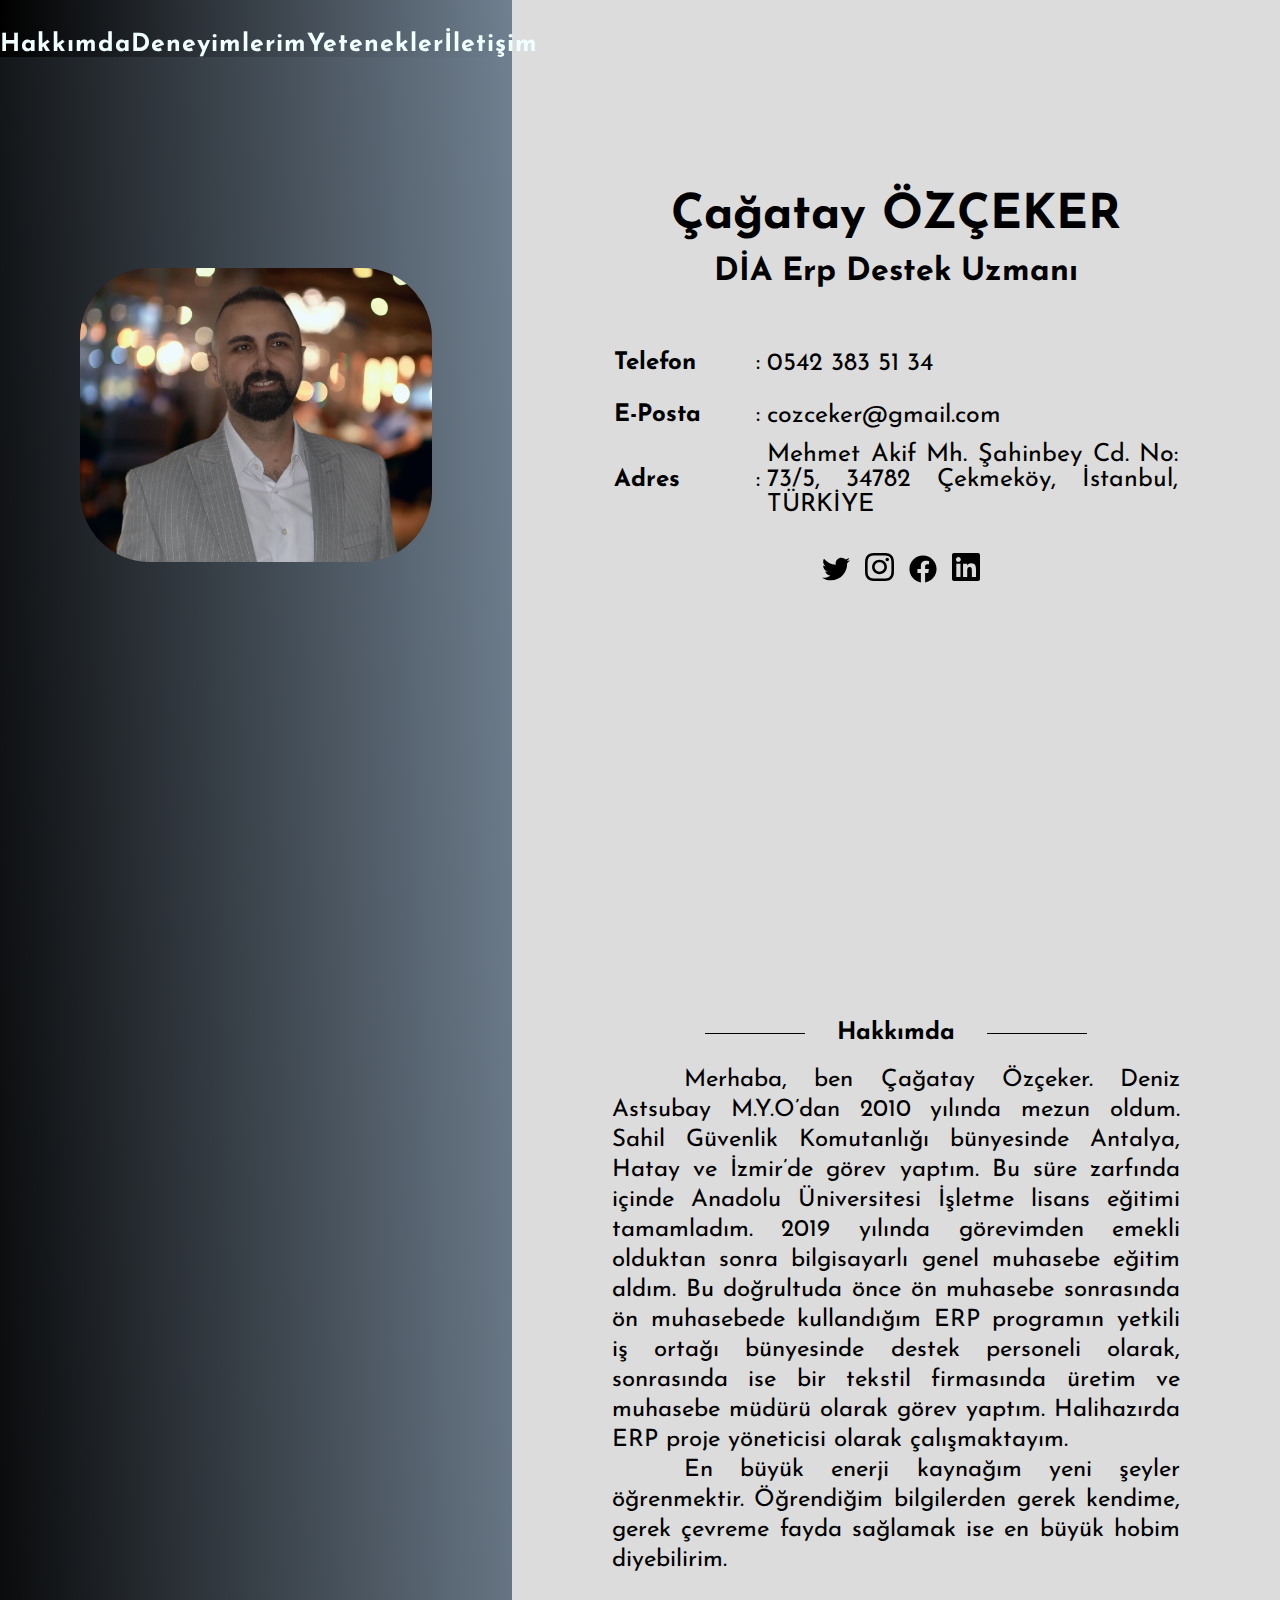
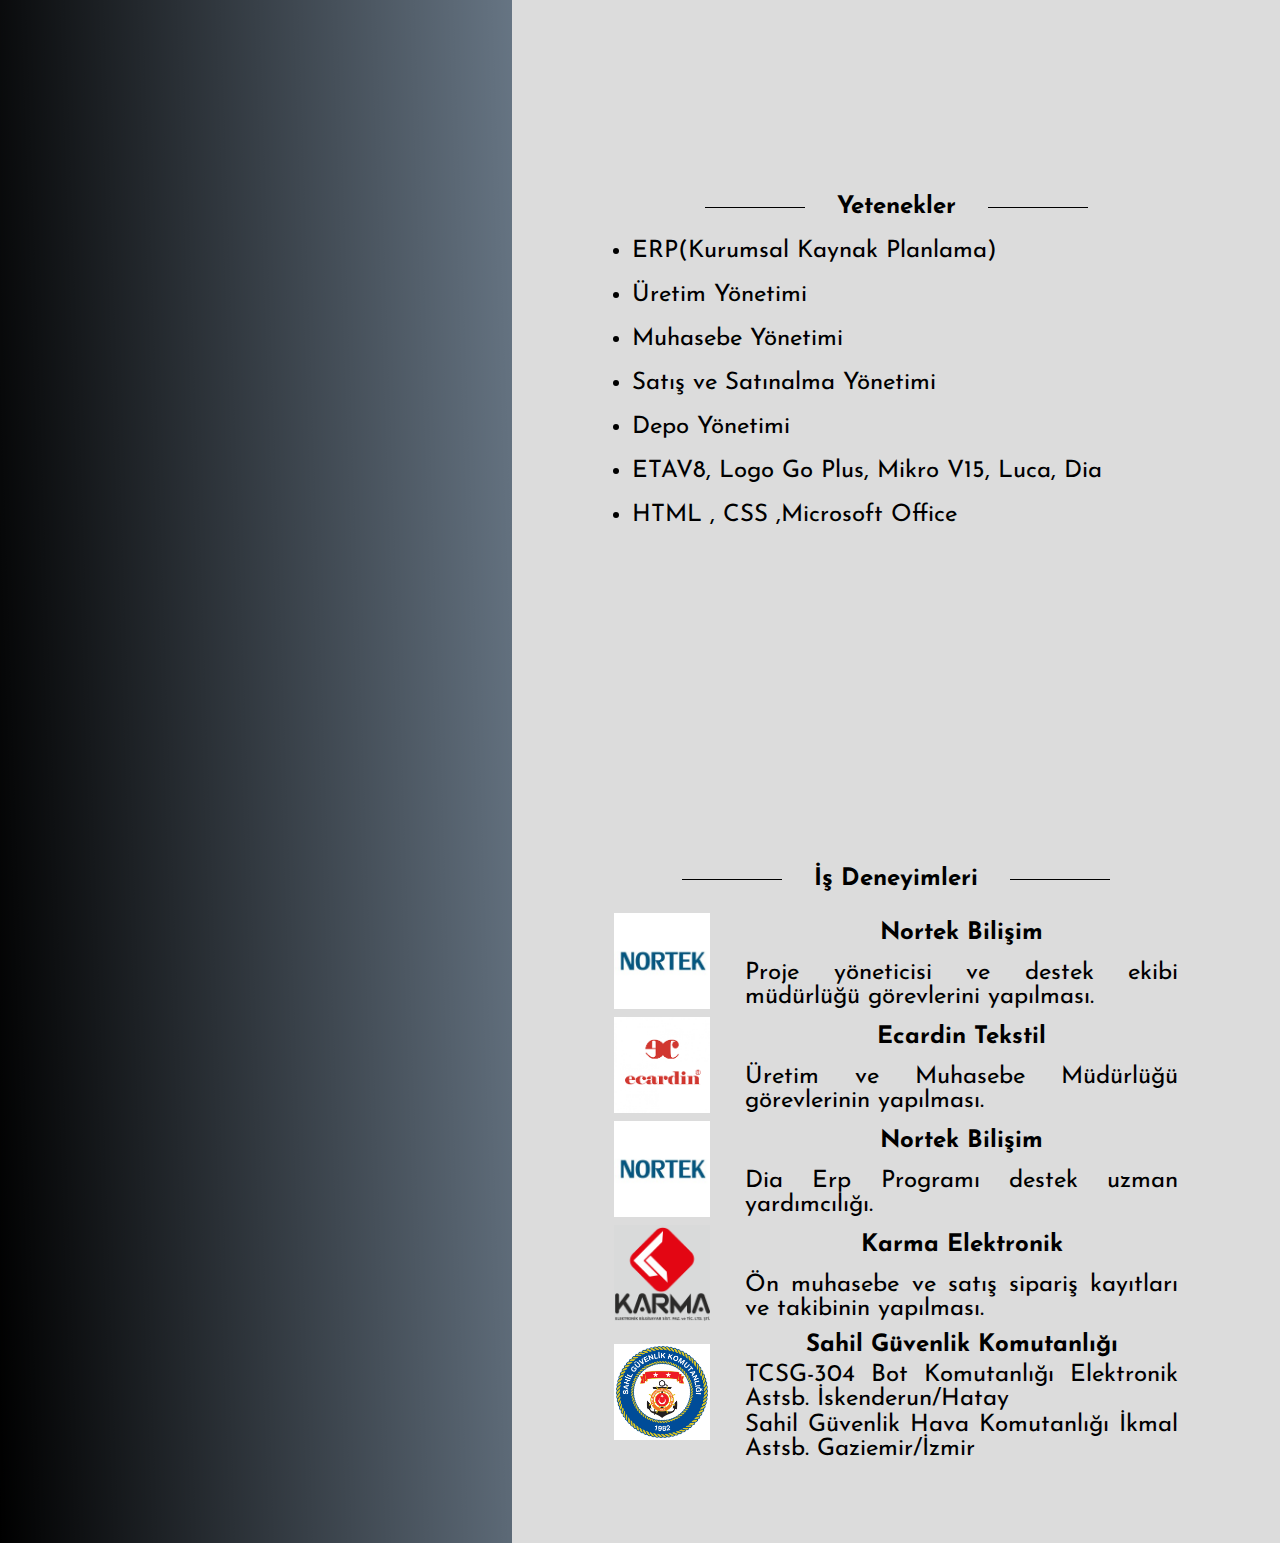
<file: index.html>
<!DOCTYPE html>
<html lang="tr">
<head>
    <meta charset="UTF-8">
    <meta http-equiv="X-UA-Compatible" content="IE=edge">
    <meta name="viewport" content="width=device-width, initial-scale=1.0">
    <title>Portfolyo Çağatay ÖZÇEKER</title>
    <link rel="stylesheet" href="./style.css">
    <link rel="preconnect" href="https://fonts.googleapis.com">
    <link rel="preconnect" href="https://fonts.gstatic.com" crossorigin>
    <link href="https://fonts.googleapis.com/css2?family=Courgette&family=Cuprum:ital@1&family=Josefin+Sans:ital,wght@1,300&family=Montserrat:wght@300&display=swap" rel="stylesheet">
</head>
<body>
    <div id=caca class="main_container">    <!-- ANA CONTAINER -->
        
        <div class="sol_container"> <!-- SOL CONTAINER -->
            <nav class="navbar">
                <ul>
                    <li>
                        <a href="#bolum1">Hakkımda</a>
                    </li>
        
                    <li>
                        <a href="#bolum4">Deneyimlerim</a>
                    </li>

                    <li>
                        <a href="#bolum2">Yetenekler</a>
                    </li>
        
                    <li>
        
                        <a href="#caca">İletişim</a>
                    </li>
                </ul>
            </nav>

            <div class="image">
                <img src="./resimler/Çağatay Profil Foto.jpeg" alt="cagatay_resim">
            </div>


        </div>


        <div class="sag_container">  <!-- SAG CONTAINER -->
            
            
            
            <div class=icerikler>
            <h1>Çağatay ÖZÇEKER</h1>
            <br>
            <h2 class="Uzmyazi">DİA Erp Destek Uzmanı</h2>
            <br>
            <br>
            <br>
            <table style="width: 100%;">
                <tr style="height: 50px;" >
                    <td style="width: 25%;font-weight: bold;">Telefon</td>
                    <td>:</td>
                    <td class="iletisim">0542 383 51 34</td>
                </tr>
                <tr style="height: 50px;">
                    <td style="width: 25%;font-weight: bold;">E-Posta</td>
                    <td>:</td>
                    <td class="iletisim">cozceker@gmail.com</td>
                </tr>
                <tr style="height: 50px;">
                    <td style="width: 25%;font-weight: bold;">Adres</td>
                    <td>:</td>
                    <td class="iletisim">Mehmet Akif Mh. Şahinbey Cd. No: 73/5, 34782 Çekmeköy, İstanbul, TÜRKİYE</td>
                </tr>
            </table>

            <br><br>
            <div class="sosyal">
            <a href="https://twitter.com/cozceker" target="_blank"> <img src="./resimler/twitter.svg" alt="cgtytw"></a>
            <a href="https://www.instagram.com/cagatay_ozceker/" target="_blank"> <img src="./resimler/instagram.svg" alt="cgtyinst"></a>
            <a href="https://www.facebook.com/cagatay.ozceker" target="_blank"> <img src="./resimler/facebook.svg" alt="cgtyfb"></a>
            <a href="https://www.linkedin.com/in/cozceker/" target="_blank"> <img src="./resimler/linkedin.svg" alt="cgtylinkd"></a>    
            </div>
            
            <div id="bolum1"></div>
            <h3 class="basliklar" id="Hk">Hakkımda</h3>
            <p>&emsp;&emsp;&emsp;Merhaba, ben Çağatay Özçeker. Deniz Astsubay M.Y.O’dan 2010 yılında mezun oldum. Sahil Güvenlik Komutanlığı bünyesinde Antalya, Hatay ve İzmir’de görev yaptım. Bu süre zarfında içinde Anadolu Üniversitesi İşletme lisans eğitimi tamamladım. 2019 yılında görevimden emekli olduktan sonra bilgisayarlı genel muhasebe eğitim aldım. Bu doğrultuda önce ön muhasebe sonrasında ön muhasebede kullandığım ERP programın yetkili iş ortağı bünyesinde destek personeli olarak, sonrasında ise bir tekstil firmasında üretim ve muhasebe müdürü olarak görev yaptım. Halihazırda ERP proje yöneticisi olarak çalışmaktayım.
            <br>&emsp;&emsp;&emsp;En büyük enerji kaynağım yeni şeyler öğrenmektir. Öğrendiğim bilgilerden gerek kendime, gerek çevreme fayda sağlamak ise en büyük hobim diyebilirim.
            </p>
            
            <div id="bolum2"></div>
            <h3 class="basliklar" id="Ytnk">Yetenekler</h3>
            <ul>
                <li>ERP(Kurumsal Kaynak Planlama)</li>
                <li>Üretim Yönetimi</li>
                <li>Muhasebe Yönetimi</li>
                <li>Satış ve Satınalma Yönetimi</li>
                <li>Depo Yönetimi</li>
                <li>ETAV8, Logo Go Plus, Mikro V15, Luca, Dia</li>
                <li>HTML , CSS ,Microsoft Office</li>
                
            </ul>
            <div id="bolum3"></div>
            <div id="bolum4"></div>
            <h3 class="basliklar">İş Deneyimleri</h3>
            <table class="deneyim" style="width: 100%;">
                <tr>
                    <td style="width: 23%;" rowspan="2"> <img src="./resimler/nortek.jfif" alt="NRT"></td>
                    <td class="firma">Nortek Bilişim</td>                    
                </tr>
                
                <tr>
                    <td>Proje yöneticisi ve destek ekibi müdürlüğü görevlerini yapılması.</td>                                     
                </tr>
                
                <tr>
                    <td rowspan="2"><img src="./resimler/ecardin.png" alt="Ecardin"></td>
                    <td class="firma">Ecardin Tekstil</td>                    
                </tr>
                
                <tr>
                    <td>Üretim ve Muhasebe Müdürlüğü görevlerinin yapılması.</td>                                    
                </tr>

                <tr>
                    <td rowspan="2"><img src="./resimler/nortek.jfif" alt="NRT"></td>
                    <td class="firma">Nortek Bilişim</td>                    
                </tr>
                
                <tr>
                    <td>Dia Erp Programı destek uzman yardımcılığı.</td>                                       
                </tr>

                <tr>
                    <td rowspan="2"><img src="./resimler/karma.png" alt="Karma"></td>
                    <td class="firma">Karma Elektronik</td>                    
                </tr>
                
                <tr>
                    <td>Ön muhasebe ve satış sipariş kayıtları ve takibinin yapılması.</td>
                </tr>

                <tr>
                    <td rowspan="3"><img src="./resimler/sg.jpg" alt="SahilGüvenlik"></td>
                    <td class="firma">Sahil Güvenlik Komutanlığı</td>                    
                </tr>
                
                <tr>
                    <td>TCSG-304 Bot Komutanlığı Elektronik Astsb. İskenderun/Hatay</td>                    
                </tr>

                <tr>
                    <td>Sahil Güvenlik Hava Komutanlığı İkmal Astsb. Gaziemir/İzmir</td>            
                </tr>

            </table>
            <br>
            <br>
            <br>
            <br>
            <br>


            
        </div>
    </div>   


























    </div>
    
</body>
</html>
</file>
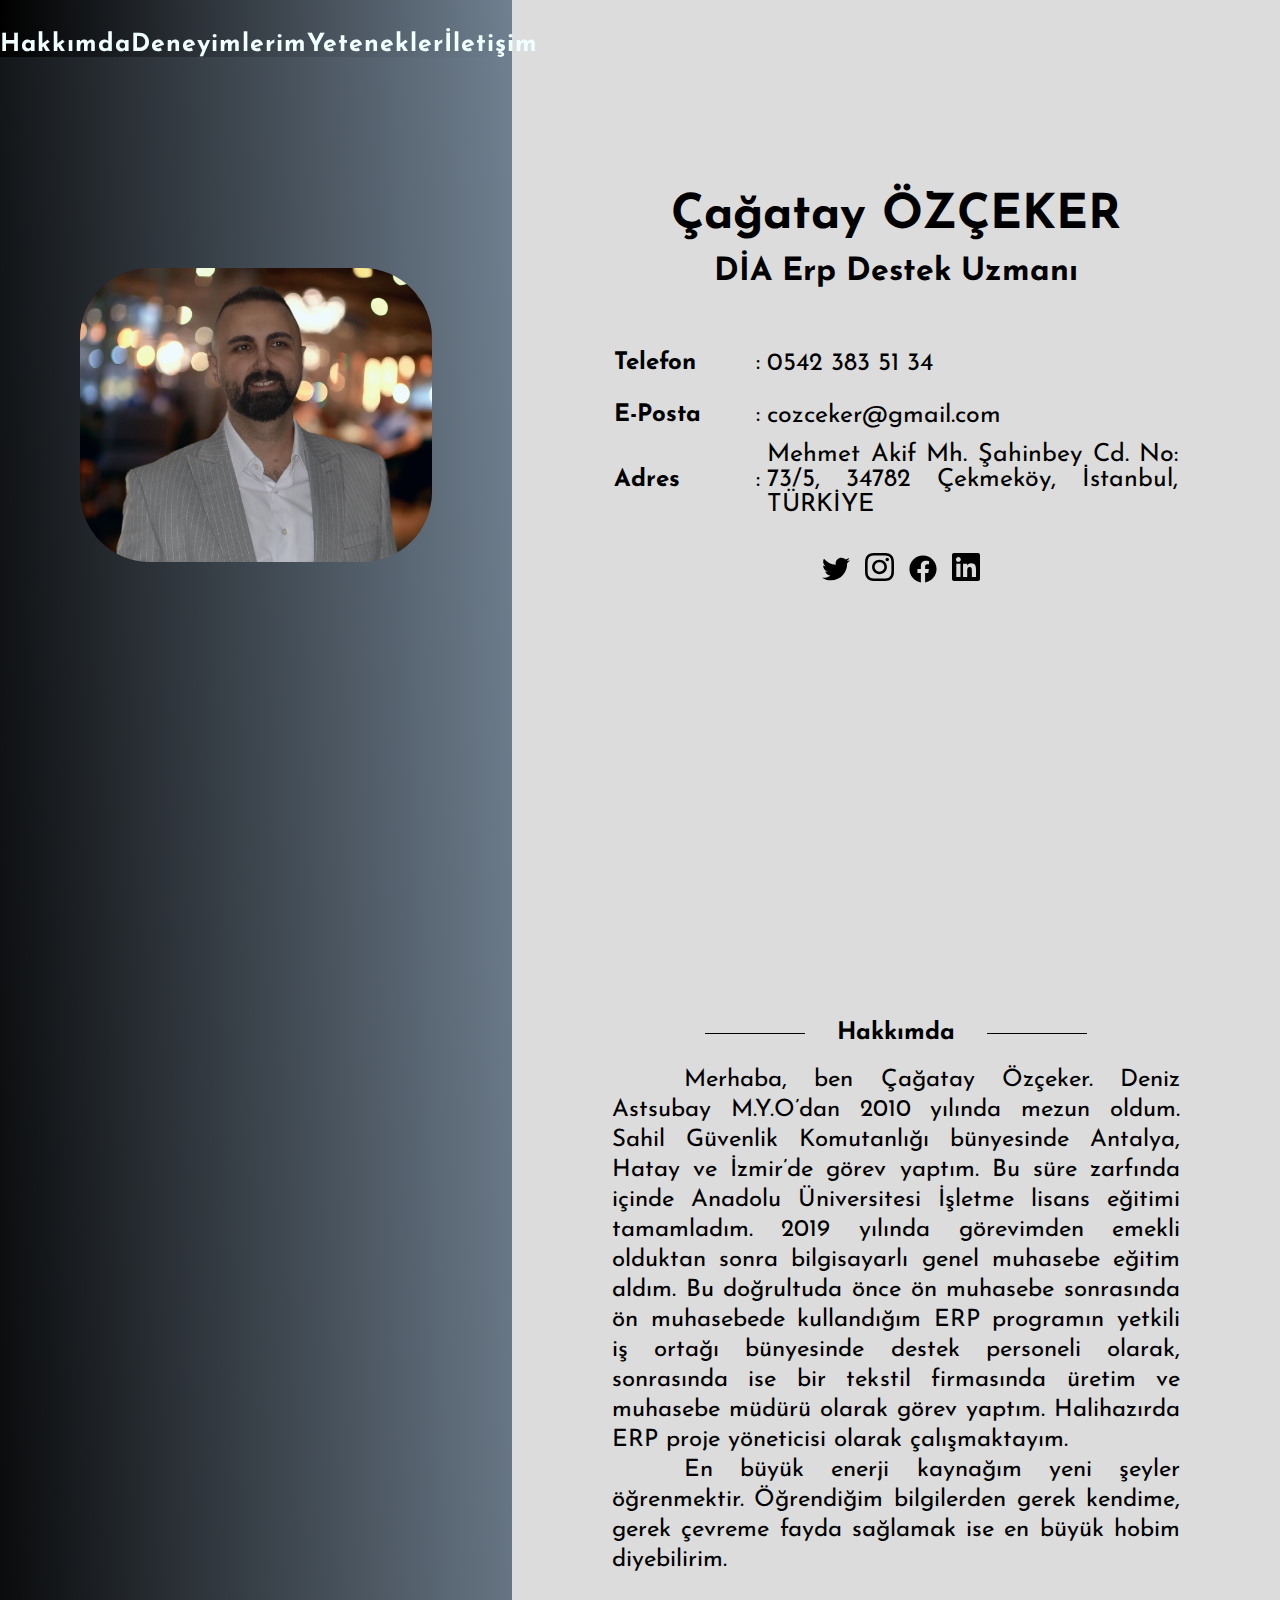
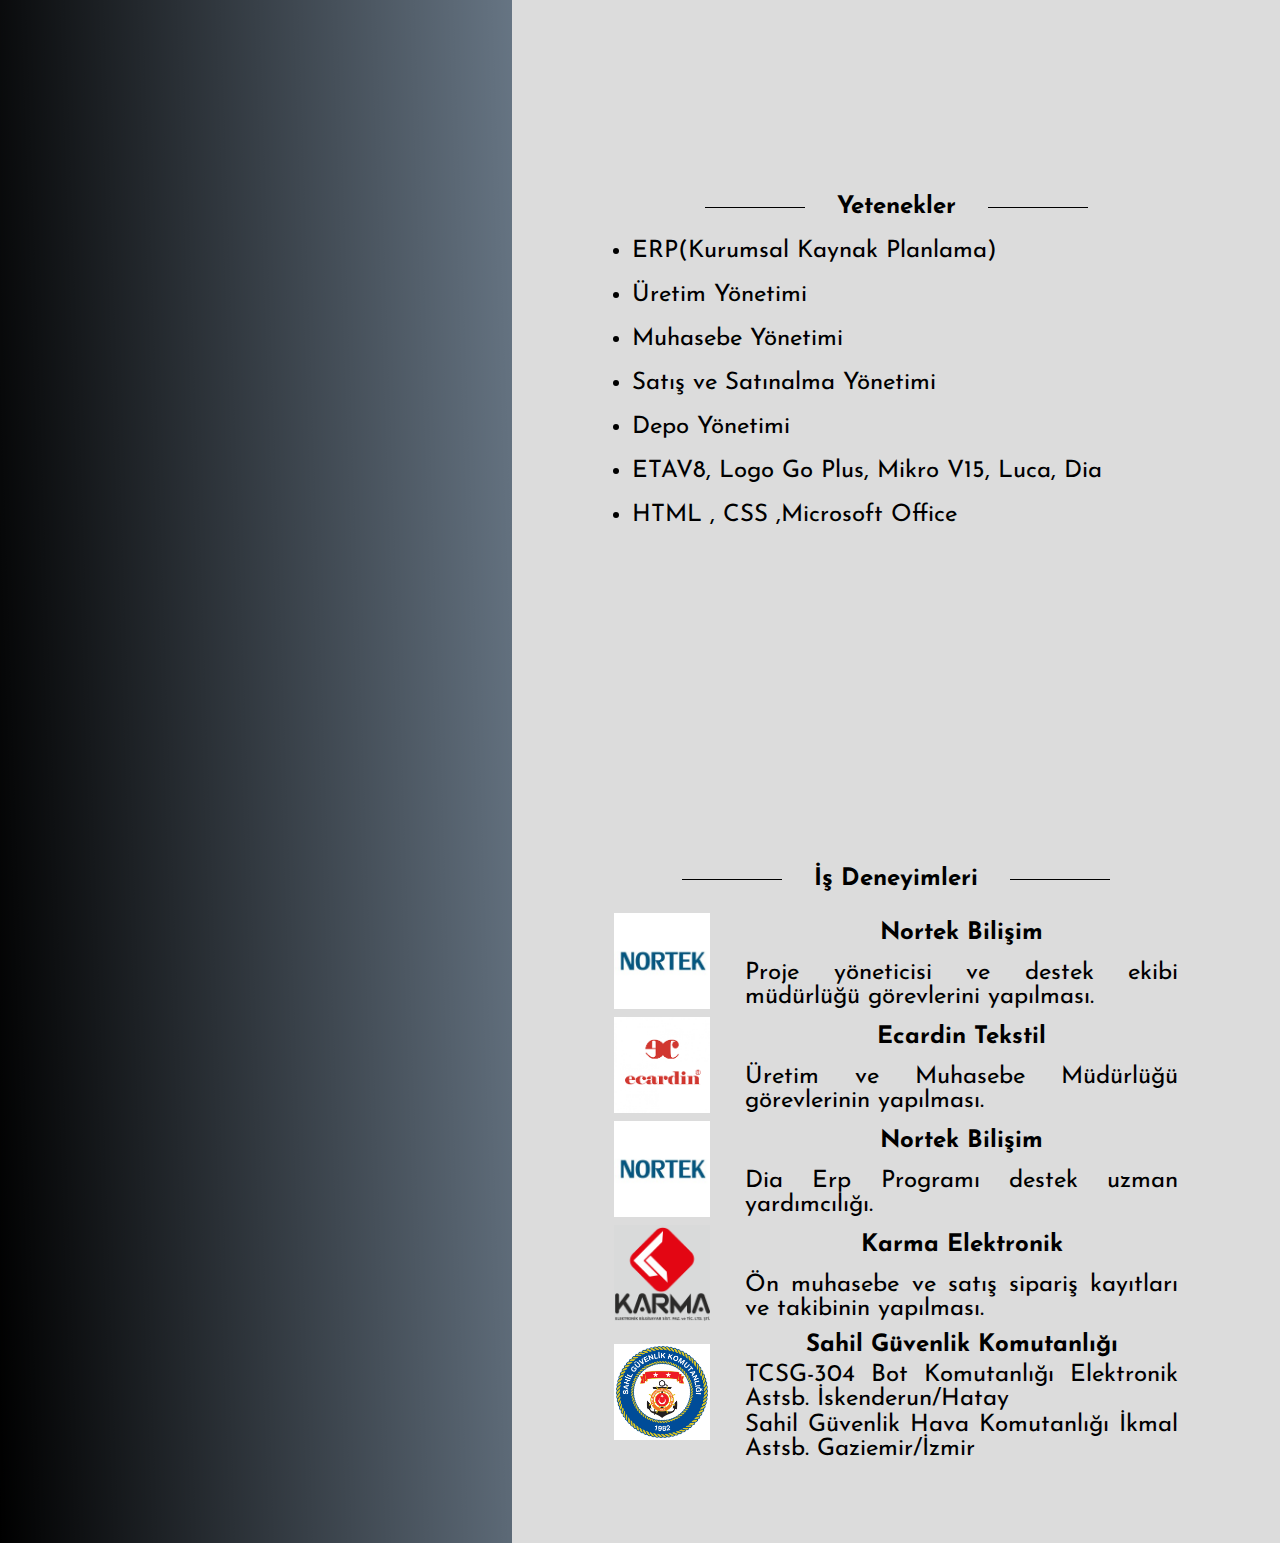
<file: Portfolyo_Cagatay.html>
<!DOCTYPE html>
<html lang="tr">
<head>
    <meta charset="UTF-8">
    <meta http-equiv="X-UA-Compatible" content="IE=edge">
    <meta name="viewport" content="width=device-width, initial-scale=1.0">
    <title>Portfolyo Çağatay ÖZÇEKER</title>
    <link rel="stylesheet" href="./Style_Portfolyo_Cagatay.css">
    <link rel="preconnect" href="https://fonts.googleapis.com">
    <link rel="preconnect" href="https://fonts.gstatic.com" crossorigin>
    <link href="https://fonts.googleapis.com/css2?family=Courgette&family=Cuprum:ital@1&family=Josefin+Sans:ital,wght@1,300&family=Montserrat:wght@300&display=swap" rel="stylesheet">
</head>
<body>
    <div id=caca class="main_container">    <!-- ANA CONTAINER -->
        
        <div class="sol_container"> <!-- SOL CONTAINER -->
            <nav class="navbar">
                <ul>
                    <li>
                        <a href="#bolum1">Hakkımda</a>
                    </li>
        
                    <li>
                        <a href="#bolum4">Deneyimlerim</a>
                    </li>

                    <li>
                        <a href="#bolum2">Yetenekler</a>
                    </li>
        
                    <li>
        
                        <a href="#caca">İletişim</a>
                    </li>
                </ul>
            </nav>

            <div class="image">
                <img src="./resimler/Çağatay Profil Foto.jpeg" alt="cagatay_resim">
            </div>


        </div>


        <div class="sag_container">  <!-- SAG CONTAINER -->
            
            
            
            <div class=icerikler>
            <h1>Çağatay ÖZÇEKER</h1>
            <br>
            <h2 class="Uzmyazi">DİA Erp Destek Uzmanı</h2>
            <br>
            <br>
            <br>
            <table style="width: 100%;">
                <tr style="height: 50px;" >
                    <td style="width: 25%;font-weight: bold;">Telefon</td>
                    <td>:</td>
                    <td class="iletisim">0542 383 51 34</td>
                </tr>
                <tr style="height: 50px;">
                    <td style="width: 25%;font-weight: bold;">E-Posta</td>
                    <td>:</td>
                    <td class="iletisim">cozceker@gmail.com</td>
                </tr>
                <tr style="height: 50px;">
                    <td style="width: 25%;font-weight: bold;">Adres</td>
                    <td>:</td>
                    <td class="iletisim">Mehmet Akif Mh. Şahinbey Cd. No: 73/5, 34782 Çekmeköy, İstanbul, TÜRKİYE</td>
                </tr>
            </table>

            <br><br>
            <div class="sosyal">
            <a href="https://twitter.com/cozceker" target="_blank"> <img src="./resimler/twitter.svg" alt="cgtytw"></a>
            <a href="https://www.instagram.com/cagatay_ozceker/" target="_blank"> <img src="./resimler/instagram.svg" alt="cgtyinst"></a>
            <a href="https://www.facebook.com/cagatay.ozceker" target="_blank"> <img src="./resimler/facebook.svg" alt="cgtyfb"></a>
            <a href="https://www.linkedin.com/in/cozceker/" target="_blank"> <img src="./resimler/linkedin.svg" alt="cgtylinkd"></a>    
            </div>
            
            <div id="bolum1"></div>
            <h3 class="basliklar" id="Hk">Hakkımda</h3>
            <p>&emsp;&emsp;&emsp;Merhaba, ben Çağatay Özçeker. Deniz Astsubay M.Y.O’dan 2010 yılında mezun oldum. Sahil Güvenlik Komutanlığı bünyesinde Antalya, Hatay ve İzmir’de görev yaptım. Bu süre zarfında içinde Anadolu Üniversitesi İşletme lisans eğitimi tamamladım. 2019 yılında görevimden emekli olduktan sonra bilgisayarlı genel muhasebe eğitim aldım. Bu doğrultuda önce ön muhasebe sonrasında ön muhasebede kullandığım ERP programın yetkili iş ortağı bünyesinde destek personeli olarak, sonrasında ise bir tekstil firmasında üretim ve muhasebe müdürü olarak görev yaptım. Halihazırda ERP proje yöneticisi olarak çalışmaktayım.
            <br>&emsp;&emsp;&emsp;En büyük enerji kaynağım yeni şeyler öğrenmektir. Öğrendiğim bilgilerden gerek kendime, gerek çevreme fayda sağlamak ise en büyük hobim diyebilirim.
            </p>
            
            <div id="bolum2"></div>
            <h3 class="basliklar" id="Ytnk">Yetenekler</h3>
            <ul>
                <li>ERP(Kurumsal Kaynak Planlama)</li>
                <li>Üretim Yönetimi</li>
                <li>Muhasebe Yönetimi</li>
                <li>Satış ve Satınalma Yönetimi</li>
                <li>Depo Yönetimi</li>
                <li>ETAV8, Logo Go Plus, Mikro V15, Luca, Dia</li>
                <li>HTML , CSS ,Microsoft Office</li>
                
            </ul>
            <div id="bolum3"></div>
            <div id="bolum4"></div>
            <h3 class="basliklar">İş Deneyimleri</h3>
            <table class="deneyim" style="width: 100%;">
                <tr>
                    <td style="width: 23%;" rowspan="2"> <img src="./resimler/nortek.jfif" alt="NRT"></td>
                    <td class="firma">Nortek Bilişim</td>                    
                </tr>
                
                <tr>
                    <td>Proje yöneticisi ve destek ekibi müdürlüğü görevlerini yapılması.</td>                                     
                </tr>
                
                <tr>
                    <td rowspan="2"><img src="./resimler/ecardin.png" alt="Ecardin"></td>
                    <td class="firma">Ecardin Tekstil</td>                    
                </tr>
                
                <tr>
                    <td>Üretim ve Muhasebe Müdürlüğü görevlerinin yapılması.</td>                                    
                </tr>

                <tr>
                    <td rowspan="2"><img src="./resimler/nortek.jfif" alt="NRT"></td>
                    <td class="firma">Nortek Bilişim</td>                    
                </tr>
                
                <tr>
                    <td>Dia Erp Programı destek uzman yardımcılığı.</td>                                       
                </tr>

                <tr>
                    <td rowspan="2"><img src="./resimler/karma.png" alt="Karma"></td>
                    <td class="firma">Karma Elektronik</td>                    
                </tr>
                
                <tr>
                    <td>Ön muhasebe ve satış sipariş kayıtları ve takibinin yapılması.</td>
                </tr>

                <tr>
                    <td rowspan="3"><img src="./resimler/sg.jpg" alt="SahilGüvenlik"></td>
                    <td class="firma">Sahil Güvenlik Komutanlığı</td>                    
                </tr>
                
                <tr>
                    <td>TCSG-304 Bot Komutanlığı Elektronik Astsb. İskenderun/Hatay</td>                    
                </tr>

                <tr>
                    <td>Sahil Güvenlik Hava Komutanlığı İkmal Astsb. Gaziemir/İzmir</td>            
                </tr>

            </table>
            <br>
            <br>
            <br>
            <br>
            <br>


            
        </div>
    </div>   


























    </div>
    
</body>
</html>
</file>
<file: style.css>
*{  margin: 0;
    padding: 0;
    box-sizing: border-box;}



  .main_container
{   display: flex;
    font-family: 'Josefin Sans', sans-serif;}

.navbar
{   background: inherit;
    position: sticky;
    top: 0;}

.navbar ul
{   display: flex;
    justify-content: space-around;}

@media screen and (max-width: 1250px)
{.navbar ul {flex-direction: column;}
}



.navbar ul li
{   list-style: none;
    margin-top: 1.5rem;
    list-style: none;
    font-weight: bold;
    letter-spacing: 1px;
    margin: 2rem 0rem 0rem 0rem;
    font-size: 1.3rem;
}

.navbar ul li a
{   text-decoration: none;
    color: azure;
    font-size: larger;
    transition: 1s;
    scroll-behavior: smooth;
}

.navbar ul li a:hover
{   text-decoration:none;
    color: whitesmoke;
    font-size: xx-large;
    transition: 2s;
}

.sol_container
{   display: block;
    background-color: slategray;
    width: 40%;
    background-image: linear-gradient(88deg, black, transparent);
}

.sag_container
{   display: block;
    background-color: gainsboro;
    width: 60%;
    text-align: center;}

.image
{   position: sticky;
    top: 60px;}

    @media screen and (max-width: 1250px)
    {.image {top: 230px;}   
    }

.image img
{   width: -webkit-fill-available;
    margin: 13rem 5rem 5rem 5rem;
    border-radius: 70px;
    transition: 8s;    
}

.image img:hover
{   border-radius: 200px;

    transition: 4s;
}

h1,h2,h3
{   font-weight: bolder;
    text-align: center;}
p
{line-height:30px;}

h1
{   font-size: 3rem;
    margin-top: 12rem;}

.Uzmyazi
{   font-size: 2rem;}

#bolum1
{   height: 100px; }

#bolum2
{   height: 200px; }

#bolum3
{   height: 300px; }

.basliklar, ul li
{   justify-content: center;
    font-size: 1.5rem;
    margin: 20px;}

.icerikler
{   width: 74%;
    margin: auto;
    text-align: justify;
    margin-top: 10px;}

.icerikler p
{   font-size: 1.5rem;}

.iletisim
{   font-size: 25px;
    padding-left: 5px;}

.sosyal
{   height: 350px;}

.sosyal, .sosyal a img
{  text-align: center;}

.sosyal a img
{   width: 5%;
    margin-left: 10px;}

tr
{   height: 2rem;
    font-size: 1.5rem;}

.firma
{   font-weight: bold;
    text-align: center;}

h3::before {

    position: relative;
    content: "";
    width: 100px;
    height: 1px;
    background-color: black;
    display: inline-block;
    bottom: 5px;
    margin-right: 2rem;
}

h3::after {

    position: relative;
    content: "";
    width: 100px;
    height: 1px;
    background-color: black;
    display: inline-block;
    bottom: 5px;
    margin-left: 2rem;
}

.deneyim img
{   width: 6rem;
}

html 
{scroll-behavior: smooth;}
</file>
<file: Style_Portfolyo_Cagatay.css>
*{  margin: 0;
    padding: 0;
    box-sizing: border-box;}



  .main_container
{   display: flex;
    font-family: 'Josefin Sans', sans-serif;}

.navbar
{   background: inherit;
    position: sticky;
    top: 0;}

.navbar ul
{   display: flex;
    justify-content: space-around;}

@media screen and (max-width: 1250px)
{.navbar ul {flex-direction: column;}
}



.navbar ul li
{   list-style: none;
    margin-top: 1.5rem;
    list-style: none;
    font-weight: bold;
    letter-spacing: 1px;
    margin: 2rem 0rem 0rem 0rem;
    font-size: 1.3rem;
}

.navbar ul li a
{   text-decoration: none;
    color: azure;
    font-size: larger;
    transition: 1s;
    scroll-behavior: smooth;
}

.navbar ul li a:hover
{   text-decoration:none;
    color: whitesmoke;
    font-size: xx-large;
    transition: 2s;
}

.sol_container
{   display: block;
    background-color: slategray;
    width: 40%;
    background-image: linear-gradient(88deg, black, transparent);
}

.sag_container
{   display: block;
    background-color: gainsboro;
    width: 60%;
    text-align: center;}

.image
{   position: sticky;
    top: 60px;}

    @media screen and (max-width: 1250px)
    {.image {top: 230px;}   
    }

.image img
{   width: -webkit-fill-available;
    margin: 13rem 5rem 5rem 5rem;
    border-radius: 70px;
    transition: 8s;    
}

.image img:hover
{   border-radius: 200px;

    transition: 4s;
}

h1,h2,h3
{   font-weight: bolder;
    text-align: center;}
p
{line-height:30px;}

h1
{   font-size: 3rem;
    margin-top: 12rem;}

.Uzmyazi
{   font-size: 2rem;}

#bolum1
{   height: 100px; }

#bolum2
{   height: 200px; }

#bolum3
{   height: 300px; }

.basliklar, ul li
{   justify-content: center;
    font-size: 1.5rem;
    margin: 20px;}

.icerikler
{   width: 74%;
    margin: auto;
    text-align: justify;
    margin-top: 10px;}

.icerikler p
{   font-size: 1.5rem;}

.iletisim
{   font-size: 25px;
    padding-left: 5px;}

.sosyal
{   height: 350px;}

.sosyal, .sosyal a img
{  text-align: center;}

.sosyal a img
{   width: 5%;
    margin-left: 10px;}

tr
{   height: 2rem;
    font-size: 1.5rem;}

.firma
{   font-weight: bold;
    text-align: center;}

h3::before {

    position: relative;
    content: "";
    width: 100px;
    height: 1px;
    background-color: black;
    display: inline-block;
    bottom: 5px;
    margin-right: 2rem;
}

h3::after {

    position: relative;
    content: "";
    width: 100px;
    height: 1px;
    background-color: black;
    display: inline-block;
    bottom: 5px;
    margin-left: 2rem;
}

.deneyim img
{   width: 6rem;
}

html 
{scroll-behavior: smooth;}
</file>
